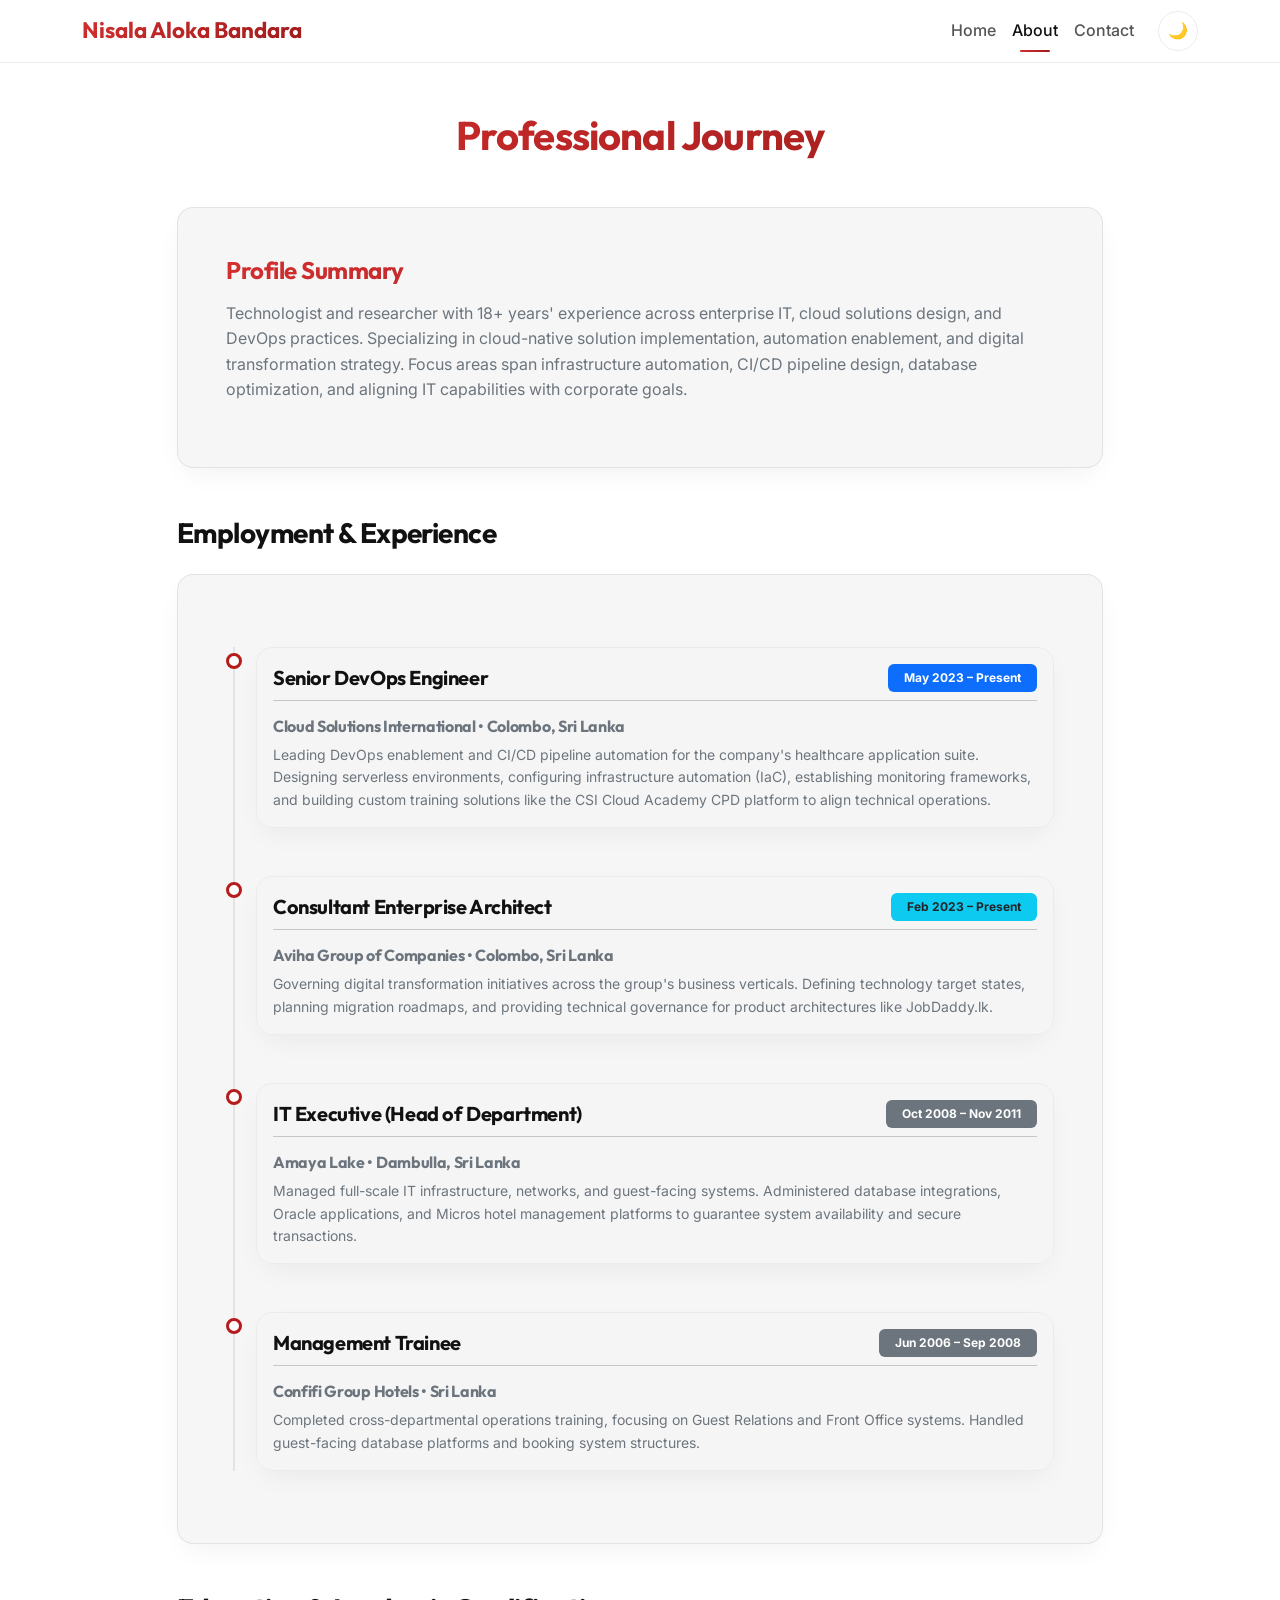
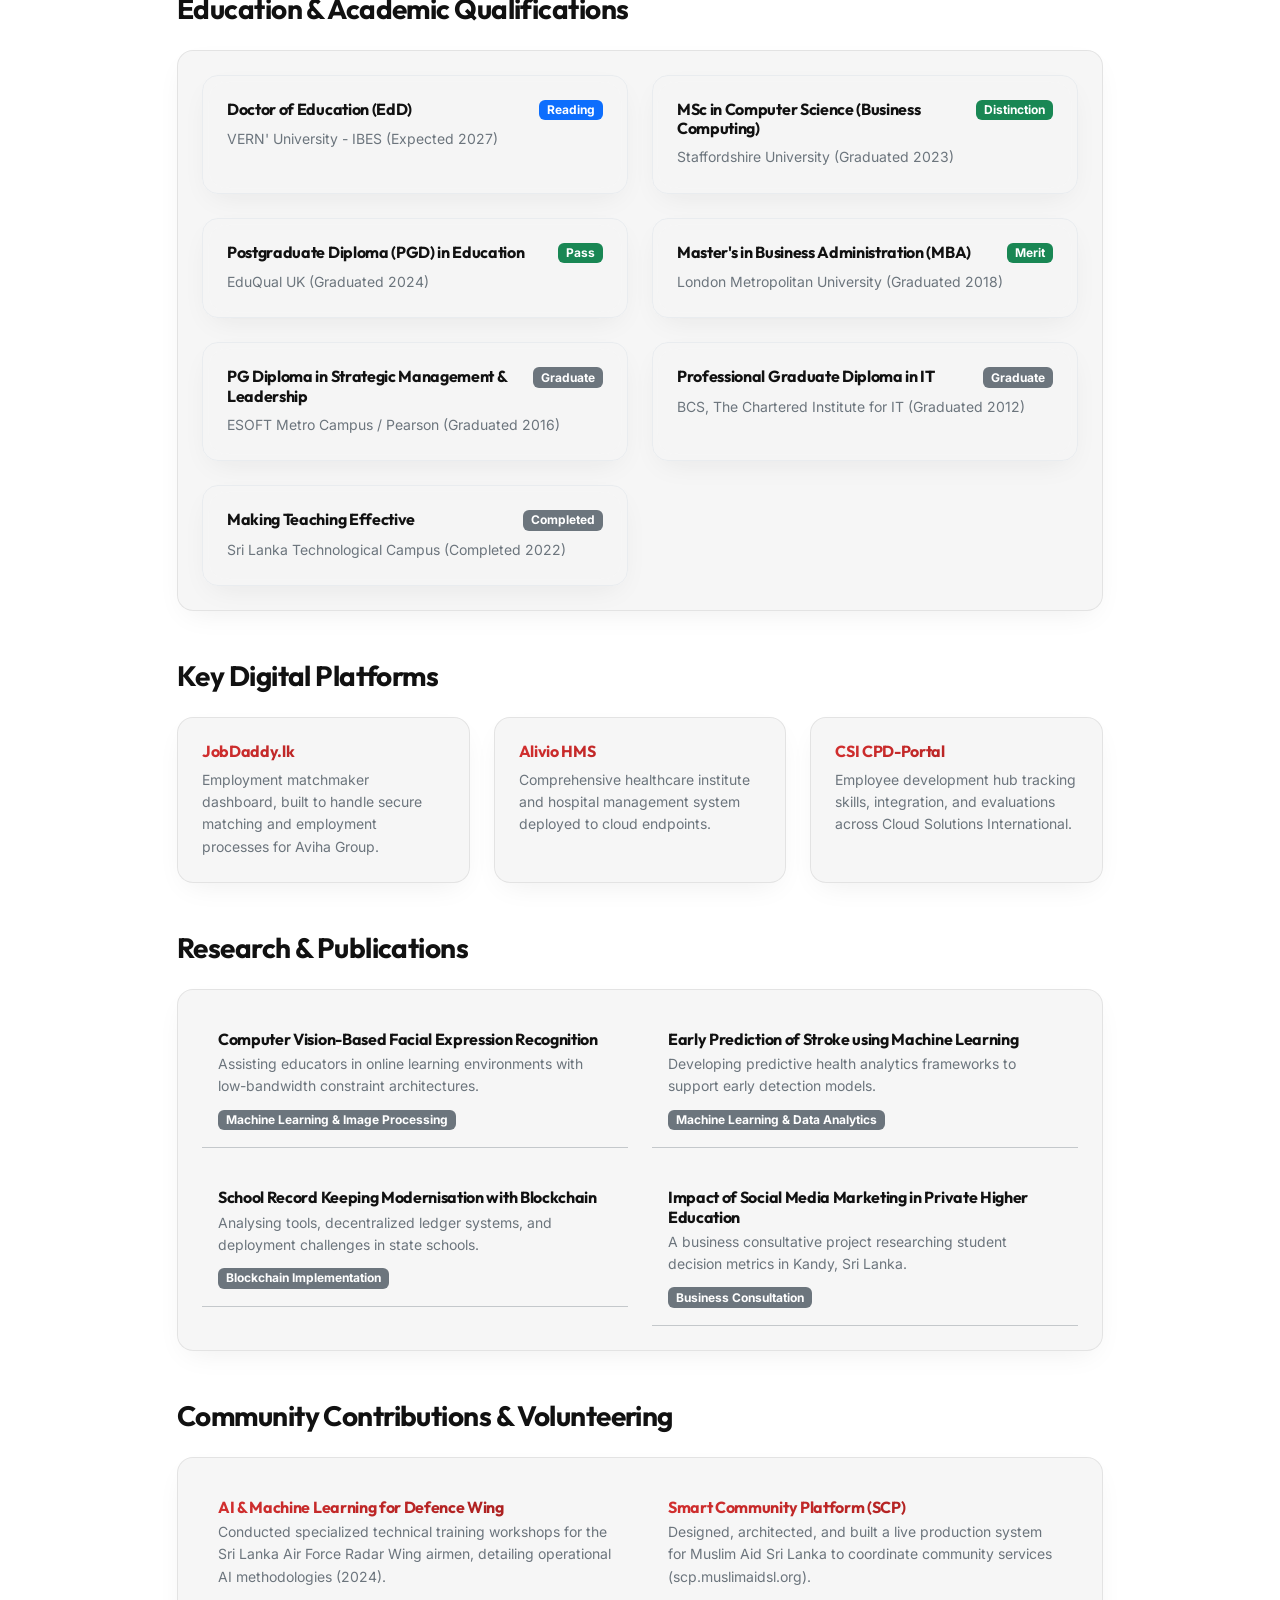
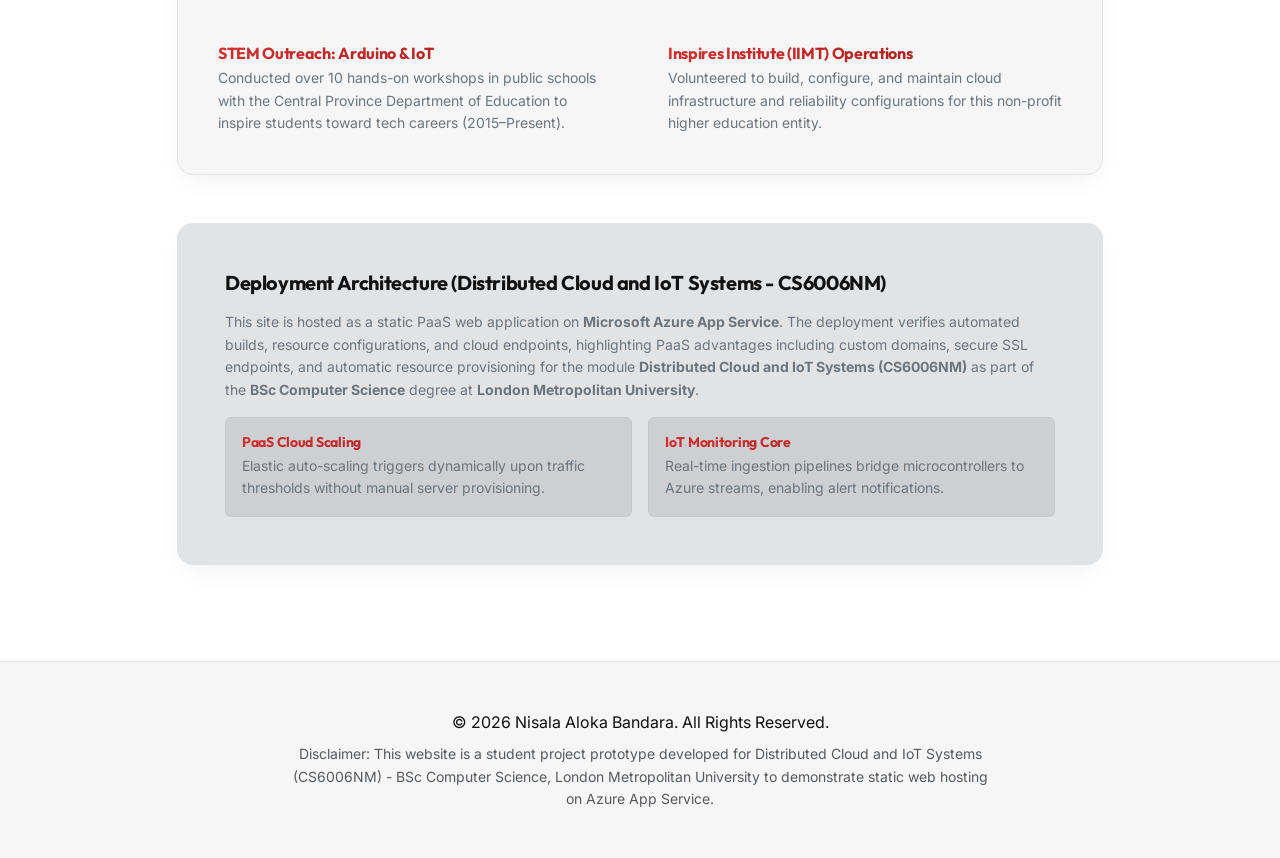
<file: about.html>
<!DOCTYPE html>
<html lang="en" data-theme="light">
<head>
  <meta charset="UTF-8">
  <meta name="viewport" content="width=device-width, initial-scale=1.0">
  <title>About - Nisala Aloka Bandara Portfolio</title>
  <link href="https://cdn.jsdelivr.net/npm/bootstrap@5.3.3/dist/css/bootstrap.min.css" rel="stylesheet">
  <link rel="stylesheet" href="style.css">
</head>
<body>

  <nav class="navbar navbar-expand-lg navbar-dark navbar-custom sticky-top">
    <div class="container">
      <a class="navbar-brand navbar-brand-custom fw-bold text-gradient" href="index.html">Nisala Aloka Bandara</a>
      <button class="navbar-toggler" type="button" data-bs-toggle="collapse" data-bs-target="#navbarNav" aria-controls="navbarNav" aria-expanded="false" aria-label="Toggle navigation">
        <span class="navbar-toggler-icon"></span>
      </button>
      <div class="collapse navbar-collapse" id="navbarNav">
        <ul class="navbar-nav ms-auto align-items-center">
          <li class="nav-item">
            <a class="nav-link nav-link-custom" href="index.html">Home</a>
          </li>
          <li class="nav-item">
            <a class="nav-link nav-link-custom active" aria-current="page" href="about.html">About</a>
          </li>
          <li class="nav-item">
            <a class="nav-link nav-link-custom" href="contact.html">Contact</a>
          </li>
          <li class="nav-item ms-lg-3">
            <button class="theme-toggle-btn" id="themeToggle" title="Toggle Theme">☀️</button>
          </li>
        </ul>
      </div>
    </div>
  </nav>

  <main class="container my-5">
    <div class="row justify-content-center">
      <div class="col-lg-10">
        
        <h1 class="text-center mb-5 fw-bold text-gradient">Professional Journey</h1>
        
        <div class="glass-panel p-4 p-md-5 mb-5">
          <h2 class="h4 text-gradient fw-bold mb-3">Profile Summary</h2>
          <p class="text-secondary leading-relaxed">
            Technologist and researcher with 18+ years' experience across enterprise IT, cloud solutions design, and DevOps practices. Specializing in cloud-native solution implementation, automation enablement, and digital transformation strategy. Focus areas span infrastructure automation, CI/CD pipeline design, database optimization, and aligning IT capabilities with corporate goals.
          </p>
        </div>

        <h2 class="h3 fw-bold mb-4">Employment & Experience</h2>
        <div class="glass-panel p-4 p-md-5 mb-5">
          <div class="timeline">
            
            <div class="timeline-item">
              <div class="timeline-marker"></div>
              <div class="timeline-content glass-panel p-3 border-light-subtle">
                <div class="d-flex justify-content-between flex-wrap align-items-center border-bottom border-secondary-subtle pb-2 mb-3">
                  <h3 class="h5 fw-bold mb-0">Senior DevOps Engineer</h3>
                  <span class="badge bg-primary px-3 py-2">May 2023 – Present</span>
                </div>
                <h4 class="h6 text-secondary fw-bold">Cloud Solutions International &bull; Colombo, Sri Lanka</h4>
                <p class="text-secondary small mb-0 mt-2">
                  Leading DevOps enablement and CI/CD pipeline automation for the company's healthcare application suite. Designing serverless environments, configuring infrastructure automation (IaC), establishing monitoring frameworks, and building custom training solutions like the CSI Cloud Academy CPD platform to align technical operations.
                </p>
              </div>
            </div>

            <div class="timeline-item">
              <div class="timeline-marker"></div>
              <div class="timeline-content glass-panel p-3 border-light-subtle">
                <div class="d-flex justify-content-between flex-wrap align-items-center border-bottom border-secondary-subtle pb-2 mb-3">
                  <h3 class="h5 fw-bold mb-0">Consultant Enterprise Architect</h3>
                  <span class="badge bg-info text-dark px-3 py-2">Feb 2023 – Present</span>
                </div>
                <h4 class="h6 text-secondary fw-bold">Aviha Group of Companies &bull; Colombo, Sri Lanka</h4>
                <p class="text-secondary small mb-0 mt-2">
                  Governing digital transformation initiatives across the group's business verticals. Defining technology target states, planning migration roadmaps, and providing technical governance for product architectures like JobDaddy.lk.
                </p>
              </div>
            </div>

            <div class="timeline-item">
              <div class="timeline-marker"></div>
              <div class="timeline-content glass-panel p-3 border-light-subtle">
                <div class="d-flex justify-content-between flex-wrap align-items-center border-bottom border-secondary-subtle pb-2 mb-3">
                  <h3 class="h5 fw-bold mb-0">IT Executive (Head of Department)</h3>
                  <span class="badge bg-secondary px-3 py-2">Oct 2008 – Nov 2011</span>
                </div>
                <h4 class="h6 text-secondary fw-bold">Amaya Lake &bull; Dambulla, Sri Lanka</h4>
                <p class="text-secondary small mb-0 mt-2">
                  Managed full-scale IT infrastructure, networks, and guest-facing systems. Administered database integrations, Oracle applications, and Micros hotel management platforms to guarantee system availability and secure transactions.
                </p>
              </div>
            </div>

            <div class="timeline-item">
              <div class="timeline-marker"></div>
              <div class="timeline-content glass-panel p-3 border-light-subtle">
                <div class="d-flex justify-content-between flex-wrap align-items-center border-bottom border-secondary-subtle pb-2 mb-3">
                  <h3 class="h5 fw-bold mb-0">Management Trainee</h3>
                  <span class="badge bg-secondary px-3 py-2">Jun 2006 – Sep 2008</span>
                </div>
                <h4 class="h6 text-secondary fw-bold">Confifi Group Hotels &bull; Sri Lanka</h4>
                <p class="text-secondary small mb-0 mt-2">
                  Completed cross-departmental operations training, focusing on Guest Relations and Front Office systems. Handled guest-facing database platforms and booking system structures.
                </p>
              </div>
            </div>

          </div>
        </div>

        <h2 class="h3 fw-bold mb-4">Education & Academic Qualifications</h2>
        <div class="glass-panel p-4 mb-5">
          <div class="row g-4">
            <div class="col-md-6">
              <div class="glass-panel p-4 h-100 border-light-subtle">
                <div class="d-flex justify-content-between align-items-start mb-2">
                  <h4 class="h6 fw-bold mb-0">Doctor of Education (EdD)</h4>
                  <span class="badge bg-primary">Reading</span>
                </div>
                <p class="small text-secondary mb-0">VERN' University - IBES (Expected 2027)</p>
              </div>
            </div>
            <div class="col-md-6">
              <div class="glass-panel p-4 h-100 border-light-subtle">
                <div class="d-flex justify-content-between align-items-start mb-2">
                  <h4 class="h6 fw-bold mb-0">MSc in Computer Science (Business Computing)</h4>
                  <span class="badge bg-success">Distinction</span>
                </div>
                <p class="small text-secondary mb-0">Staffordshire University (Graduated 2023)</p>
              </div>
            </div>
            <div class="col-md-6">
              <div class="glass-panel p-4 h-100 border-light-subtle">
                <div class="d-flex justify-content-between align-items-start mb-2">
                  <h4 class="h6 fw-bold mb-0">Postgraduate Diploma (PGD) in Education</h4>
                  <span class="badge bg-success">Pass</span>
                </div>
                <p class="small text-secondary mb-0">EduQual UK (Graduated 2024)</p>
              </div>
            </div>
            <div class="col-md-6">
              <div class="glass-panel p-4 h-100 border-light-subtle">
                <div class="d-flex justify-content-between align-items-start mb-2">
                  <h4 class="h6 fw-bold mb-0">Master's in Business Administration (MBA)</h4>
                  <span class="badge bg-success">Merit</span>
                </div>
                <p class="small text-secondary mb-0">London Metropolitan University (Graduated 2018)</p>
              </div>
            </div>
            <div class="col-md-6">
              <div class="glass-panel p-4 h-100 border-light-subtle">
                <div class="d-flex justify-content-between align-items-start mb-2">
                  <h4 class="h6 fw-bold mb-0">PG Diploma in Strategic Management & Leadership</h4>
                  <span class="badge bg-secondary">Graduate</span>
                </div>
                <p class="small text-secondary mb-0">ESOFT Metro Campus / Pearson (Graduated 2016)</p>
              </div>
            </div>
            <div class="col-md-6">
              <div class="glass-panel p-4 h-100 border-light-subtle">
                <div class="d-flex justify-content-between align-items-start mb-2">
                  <h4 class="h6 fw-bold mb-0">Professional Graduate Diploma in IT</h4>
                  <span class="badge bg-secondary">Graduate</span>
                </div>
                <p class="small text-secondary mb-0">BCS, The Chartered Institute for IT (Graduated 2012)</p>
              </div>
            </div>
            <div class="col-md-6">
              <div class="glass-panel p-4 h-100 border-light-subtle">
                <div class="d-flex justify-content-between align-items-start mb-2">
                  <h4 class="h6 fw-bold mb-0">Making Teaching Effective</h4>
                  <span class="badge bg-secondary">Completed</span>
                </div>
                <p class="small text-secondary mb-0">Sri Lanka Technological Campus (Completed 2022)</p>
              </div>
            </div>
          </div>
        </div>

        <h2 class="h3 fw-bold mb-4">Key Digital Platforms</h2>
        <div class="row g-4 mb-5">
          <div class="col-md-4">
            <div class="glass-panel p-4 h-100">
              <h3 class="h6 fw-bold text-gradient mb-2">JobDaddy.lk</h3>
              <p class="small text-secondary mb-0">Employment matchmaker dashboard, built to handle secure matching and employment processes for Aviha Group.</p>
            </div>
          </div>
          <div class="col-md-4">
            <div class="glass-panel p-4 h-100">
              <h3 class="h6 fw-bold text-gradient mb-2">Alivio HMS</h3>
              <p class="small text-secondary mb-0">Comprehensive healthcare institute and hospital management system deployed to cloud endpoints.</p>
            </div>
          </div>
          <div class="col-md-4">
            <div class="glass-panel p-4 h-100">
              <h3 class="h6 fw-bold text-gradient mb-2">CSI CPD-Portal</h3>
              <p class="small text-secondary mb-0">Employee development hub tracking skills, integration, and evaluations across Cloud Solutions International.</p>
            </div>
          </div>
        </div>

        <h2 class="h3 fw-bold mb-4">Research & Publications</h2>
        <div class="glass-panel p-4 mb-5">
          <div class="row g-4">
            <div class="col-md-6">
              <div class="p-3 border-bottom border-secondary-subtle">
                <h4 class="h6 fw-bold mb-1">Computer Vision-Based Facial Expression Recognition</h4>
                <p class="small text-secondary mb-2">Assisting educators in online learning environments with low-bandwidth constraint architectures.</p>
                <span class="badge bg-secondary">Machine Learning & Image Processing</span>
              </div>
            </div>
            <div class="col-md-6">
              <div class="p-3 border-bottom border-secondary-subtle">
                <h4 class="h6 fw-bold mb-1">Early Prediction of Stroke using Machine Learning</h4>
                <p class="small text-secondary mb-2">Developing predictive health analytics frameworks to support early detection models.</p>
                <span class="badge bg-secondary">Machine Learning & Data Analytics</span>
              </div>
            </div>
            <div class="col-md-6">
              <div class="p-3 border-bottom border-secondary-subtle">
                <h4 class="h6 fw-bold mb-1">School Record Keeping Modernisation with Blockchain</h4>
                <p class="small text-secondary mb-2">Analysing tools, decentralized ledger systems, and deployment challenges in state schools.</p>
                <span class="badge bg-secondary">Blockchain Implementation</span>
              </div>
            </div>
            <div class="col-md-6">
              <div class="p-3 border-bottom border-secondary-subtle">
                <h4 class="h6 fw-bold mb-1">Impact of Social Media Marketing in Private Higher Education</h4>
                <p class="small text-secondary mb-2">A business consultative project researching student decision metrics in Kandy, Sri Lanka.</p>
                <span class="badge bg-secondary">Business Consultation</span>
              </div>
            </div>
          </div>
        </div>

        <h2 class="h3 fw-bold mb-4">Community Contributions & Volunteering</h2>
        <div class="glass-panel p-4 mb-5">
          <div class="row g-4">
            <div class="col-md-6">
              <div class="p-3">
                <h4 class="h6 fw-bold text-gradient mb-1">AI & Machine Learning for Defence Wing</h4>
                <p class="small text-secondary mb-0">Conducted specialized technical training workshops for the Sri Lanka Air Force Radar Wing airmen, detailing operational AI methodologies (2024).</p>
              </div>
            </div>
            <div class="col-md-6">
              <div class="p-3">
                <h4 class="h6 fw-bold text-gradient mb-1">Smart Community Platform (SCP)</h4>
                <p class="small text-secondary mb-0">Designed, architected, and built a live production system for Muslim Aid Sri Lanka to coordinate community services (scp.muslimaidsl.org).</p>
              </div>
            </div>
            <div class="col-md-6">
              <div class="p-3">
                <h4 class="h6 fw-bold text-gradient mb-1">STEM Outreach: Arduino & IoT</h4>
                <p class="small text-secondary mb-0">Conducted over 10 hands-on workshops in public schools with the Central Province Department of Education to inspire students toward tech careers (2015–Present).</p>
              </div>
            </div>
            <div class="col-md-6">
              <div class="p-3">
                <h4 class="h6 fw-bold text-gradient mb-1">Inspires Institute (IIMT) Operations</h4>
                <p class="small text-secondary mb-0">Volunteered to build, configure, and maintain cloud infrastructure and reliability configurations for this non-profit higher education entity.</p>
              </div>
            </div>
          </div>
        </div>

        <div class="glass-panel p-4 p-md-5 bg-secondary-subtle border-0">
          <h2 class="h5 fw-bold mb-3">Deployment Architecture (Distributed Cloud and IoT Systems - CS6006NM)</h2>
          <p class="small text-secondary mb-3">
            This site is hosted as a static PaaS web application on <strong>Microsoft Azure App Service</strong>. The deployment verifies automated builds, resource configurations, and cloud endpoints, highlighting PaaS advantages including custom domains, secure SSL endpoints, and automatic resource provisioning for the module <strong>Distributed Cloud and IoT Systems (CS6006NM)</strong> as part of the <strong>BSc Computer Science</strong> degree at <strong>London Metropolitan University</strong>.
          </p>
          <div class="row g-3">
            <div class="col-sm-6">
              <div class="p-3 bg-opacity-10 bg-dark rounded border border-secondary-subtle">
                <h4 class="small fw-bold text-gradient mb-1">PaaS Cloud Scaling</h4>
                <p class="small text-secondary mb-0">Elastic auto-scaling triggers dynamically upon traffic thresholds without manual server provisioning.</p>
              </div>
            </div>
            <div class="col-sm-6">
              <div class="p-3 bg-opacity-10 bg-dark rounded border border-secondary-subtle">
                <h4 class="small fw-bold text-gradient mb-1">IoT Monitoring Core</h4>
                <p class="small text-secondary mb-0">Real-time ingestion pipelines bridge microcontrollers to Azure streams, enabling alert notifications.</p>
              </div>
            </div>
          </div>
        </div>

      </div>
    </div>
  </main>

  <footer class="text-center">
    <div class="container">
      <p class="mb-2">&copy; 2026 Nisala Aloka Bandara. All Rights Reserved.</p>
      <p class="small text-muted mb-0 mx-auto" style="max-width: 700px;">
        Disclaimer: This website is a student project prototype developed for Distributed Cloud and IoT Systems (CS6006NM) - BSc Computer Science, London Metropolitan University to demonstrate static web hosting on Azure App Service.
      </p>
    </div>
  </footer>

  <script src="https://cdn.jsdelivr.net/npm/bootstrap@5.3.3/dist/js/bootstrap.bundle.min.js"></script>
  <script src="script.js"></script>
</body>
</html>
</file>
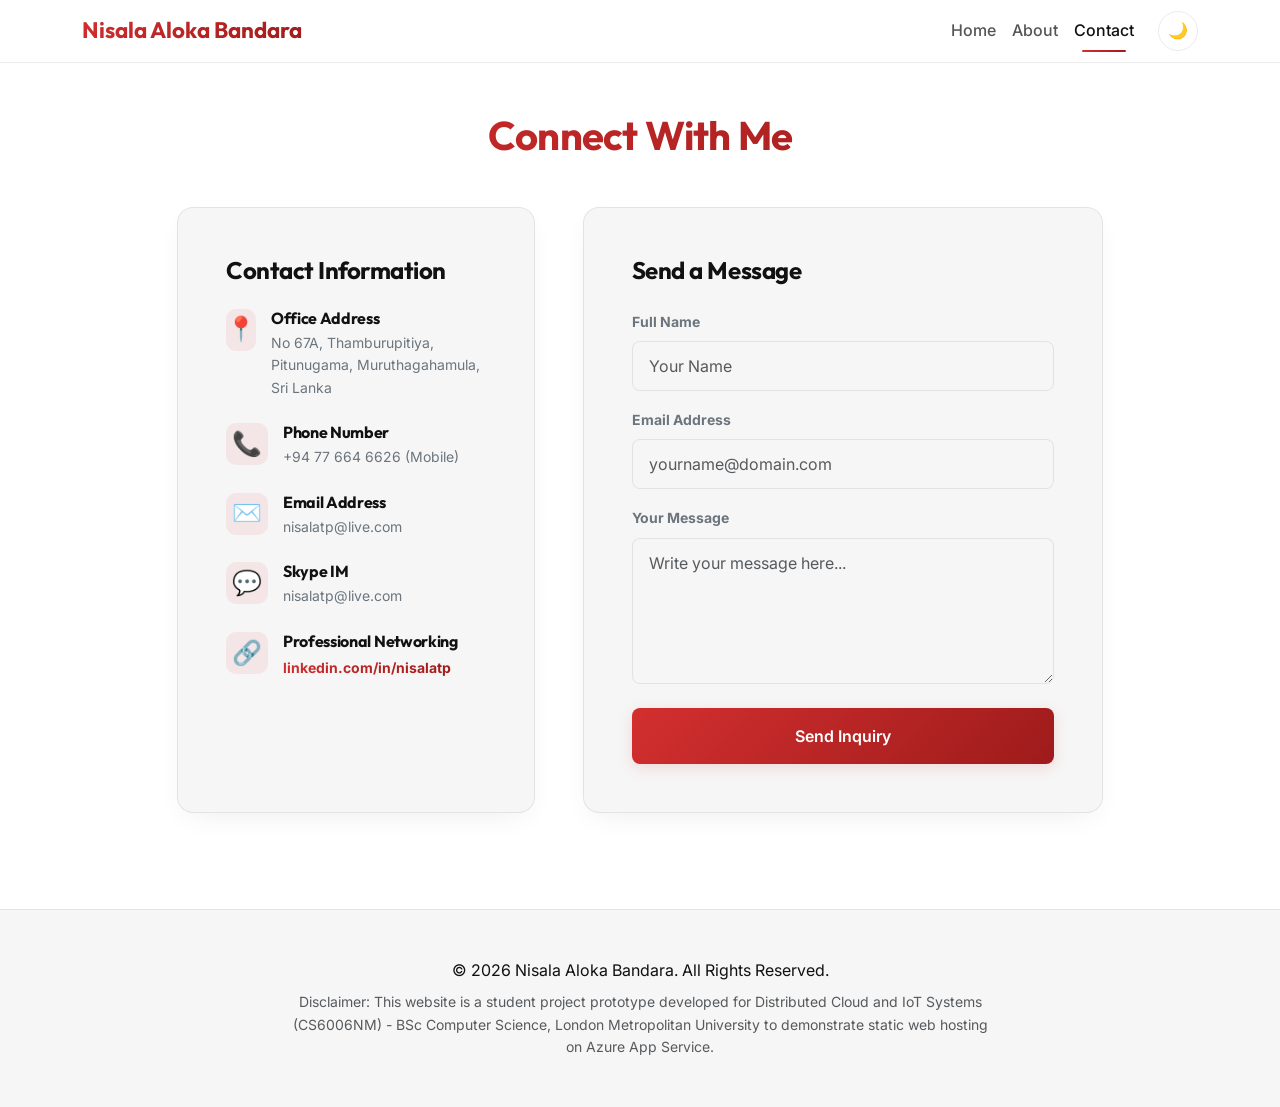
<file: contact.html>
<!DOCTYPE html>
<html lang="en" data-theme="light">
<head>
  <meta charset="UTF-8">
  <meta name="viewport" content="width=device-width, initial-scale=1.0">
  <title>Contact - Nisala Aloka Bandara Portfolio</title>
  <link href="https://cdn.jsdelivr.net/npm/bootstrap@5.3.3/dist/css/bootstrap.min.css" rel="stylesheet">
  <link rel="stylesheet" href="style.css">
</head>
<body>

  <nav class="navbar navbar-expand-lg navbar-dark navbar-custom sticky-top">
    <div class="container">
      <a class="navbar-brand navbar-brand-custom fw-bold text-gradient" href="index.html">Nisala Aloka Bandara</a>
      <button class="navbar-toggler" type="button" data-bs-toggle="collapse" data-bs-target="#navbarNav" aria-controls="navbarNav" aria-expanded="false" aria-label="Toggle navigation">
        <span class="navbar-toggler-icon"></span>
      </button>
      <div class="collapse navbar-collapse" id="navbarNav">
        <ul class="navbar-nav ms-auto align-items-center">
          <li class="nav-item">
            <a class="nav-link nav-link-custom" href="index.html">Home</a>
          </li>
          <li class="nav-item">
            <a class="nav-link nav-link-custom" href="about.html">About</a>
          </li>
          <li class="nav-item">
            <a class="nav-link nav-link-custom active" aria-current="page" href="contact.html">Contact</a>
          </li>
          <li class="nav-item ms-lg-3">
            <button class="theme-toggle-btn" id="themeToggle" title="Toggle Theme">☀️</button>
          </li>
        </ul>
      </div>
    </div>
  </nav>

  <main class="container my-5">
    <div class="row justify-content-center">
      <div class="col-lg-10">
        
        <h1 class="text-center mb-5 fw-bold text-gradient">Connect With Me</h1>

        <div class="row g-5">
          <div class="col-lg-5">
            <div class="glass-panel p-4 p-md-5 h-100">
              <h2 class="h4 fw-bold mb-4">Contact Information</h2>
              
              <div class="contact-item">
                <div class="contact-icon">📍</div>
                <div>
                  <h3 class="h6 fw-bold mb-1">Office Address</h3>
                  <p class="text-secondary small mb-0">No 67A, Thamburupitiya, Pitunugama, Muruthagahamula, Sri Lanka</p>
                </div>
              </div>

              <div class="contact-item">
                <div class="contact-icon">📞</div>
                <div>
                  <h3 class="h6 fw-bold mb-1">Phone Number</h3>
                  <p class="text-secondary small mb-0">+94 77 664 6626 (Mobile)</p>
                </div>
              </div>

              <div class="contact-item">
                <div class="contact-icon">✉️</div>
                <div>
                  <h3 class="h6 fw-bold mb-1">Email Address</h3>
                  <p class="text-secondary small mb-0">nisalatp@live.com</p>
                </div>
              </div>

              <div class="contact-item">
                <div class="contact-icon">💬</div>
                <div>
                  <h3 class="h6 fw-bold mb-1">Skype IM</h3>
                  <p class="text-secondary small mb-0">nisalatp@live.com</p>
                </div>
              </div>

              <div class="contact-item">
                <div class="contact-icon">🔗</div>
                <div>
                  <h3 class="h6 fw-bold mb-1">Professional Networking</h3>
                  <p class="mb-0">
                    <a href="https://linkedin.com/in/nisalatp" target="_blank" rel="noopener" class="text-gradient fw-bold text-decoration-none small">linkedin.com/in/nisalatp</a>
                  </p>
                </div>
              </div>

            </div>
          </div>

          <div class="col-lg-7">
            <div class="glass-panel p-4 p-md-5 h-100">
              <h2 class="h4 fw-bold mb-4">Send a Message</h2>
              
              <div id="alertContainer" class="alert d-none mb-4" role="alert"></div>

              <form id="contactForm">
                <div class="mb-3">
                  <label for="contactName" class="form-label small fw-bold text-secondary">Full Name</label>
                  <input type="text" class="form-control form-control-custom" id="contactName" placeholder="Your Name" required>
                </div>
                <div class="mb-3">
                  <label for="contactEmail" class="form-label small fw-bold text-secondary">Email Address</label>
                  <input type="email" class="form-control form-control-custom" id="contactEmail" placeholder="yourname@domain.com" required>
                </div>
                <div class="mb-4">
                  <label for="contactMessage" class="form-label small fw-bold text-secondary">Your Message</label>
                  <textarea class="form-control form-control-custom" id="contactMessage" rows="5" placeholder="Write your message here..." required></textarea>
                </div>
                <button type="submit" class="btn btn-gradient w-100 py-3 rounded-3">Send Inquiry</button>
              </form>
            </div>
          </div>
        </div>

      </div>
    </div>
  </main>

  <footer class="text-center">
    <div class="container">
      <p class="mb-2">&copy; 2026 Nisala Aloka Bandara. All Rights Reserved.</p>
      <p class="small text-muted mb-0 mx-auto" style="max-width: 700px;">
        Disclaimer: This website is a student project prototype developed for Distributed Cloud and IoT Systems (CS6006NM) - BSc Computer Science, London Metropolitan University to demonstrate static web hosting on Azure App Service.
      </p>
    </div>
  </footer>

  <script src="https://cdn.jsdelivr.net/npm/bootstrap@5.3.3/dist/js/bootstrap.bundle.min.js"></script>
  <script src="script.js"></script>
</body>
</html>
</file>
<file: style.css>
@import url('https://fonts.googleapis.com/css2?family=Inter:wght@300;400;500;600;700&family=Outfit:wght@300;400;500;600;700;800&family=Fira+Code:wght@400;500&display=swap');

:root {
  --bg-primary: #050505;
  --bg-secondary: #0c0c0c;
  --bg-card: rgba(18, 18, 18, 0.85);
  --bg-terminal: #020202;
  --border-color: rgba(255, 255, 255, 0.08);
  --border-glow: rgba(255, 59, 48, 0.2);
  --border-hover: rgba(255, 59, 48, 0.35);
  --text-primary: #ffffff;
  --text-secondary: #a0a0a0;
  --accent-primary: #ff3b30;
  --accent-secondary: #ff453a;
  --accent-gradient: linear-gradient(135deg, #ff3b30 0%, #b30000 100%);
  --accent-tint: rgba(255, 59, 48, 0.08);
  --success-color: #10b981;
  --warning-color: #f59e0b;
  --danger-color: #ff3b30;
  --card-shadow: 0 10px 30px -10px rgba(0, 0, 0, 0.8);
  --nav-bg: rgba(5, 5, 5, 0.85);
  --font-sans: 'Inter', sans-serif;
  --font-heading: 'Outfit', sans-serif;
  --font-mono: 'Fira Code', monospace;
  --transition-speed: 0.3s;
}

[data-theme="light"] {
  --bg-primary: #ffffff;
  --bg-secondary: #f6f6f6;
  --bg-card: rgba(245, 245, 245, 0.9);
  --bg-terminal: #111111;
  --border-color: rgba(0, 0, 0, 0.08);
  --border-glow: rgba(211, 47, 47, 0.15);
  --border-hover: rgba(211, 47, 47, 0.35);
  --text-primary: #111111;
  --text-secondary: #555555;
  --accent-primary: #d32f2f;
  --accent-secondary: #b71c1c;
  --accent-gradient: linear-gradient(135deg, #d32f2f 0%, #9e1b1b 100%);
  --accent-tint: rgba(211, 47, 47, 0.08);
  --card-shadow: 0 10px 30px -10px rgba(0, 0, 0, 0.08);
  --nav-bg: rgba(255, 255, 255, 0.85);
}

body {
  font-family: var(--font-sans);
  background-color: var(--bg-primary);
  color: var(--text-primary);
  transition: background-color var(--transition-speed), color var(--transition-speed);
  margin: 0;
  padding: 0;
  overflow-x: hidden;
  line-height: 1.6;
}

h1, h2, h3, h4, h5, h6 {
  font-family: var(--font-heading);
  font-weight: 700;
  letter-spacing: -0.02em;
}

.text-gradient {
  background: var(--accent-gradient);
  -webkit-background-clip: text;
  -webkit-text-fill-color: transparent;
  background-clip: text;
}

.glass-panel {
  background: var(--bg-card);
  backdrop-filter: blur(12px) saturate(180%);
  -webkit-backdrop-filter: blur(12px) saturate(180%);
  border: 1px solid var(--border-color);
  border-radius: 16px;
  box-shadow: var(--card-shadow);
  transition: transform var(--transition-speed) ease, box-shadow var(--transition-speed) ease, border-color var(--transition-speed) ease;
}

.glass-panel:hover {
  border-color: var(--border-hover);
  box-shadow: 0 15px 35px -10px var(--border-glow);
}

.navbar-custom {
  background-color: var(--nav-bg) !important;
  backdrop-filter: blur(12px);
  -webkit-backdrop-filter: blur(12px);
  border-bottom: 1px solid var(--border-color);
  transition: background-color var(--transition-speed);
}

.navbar-brand-custom {
  font-family: var(--font-heading);
  font-size: 1.4rem;
}

.nav-link-custom {
  font-family: var(--font-sans);
  font-weight: 500;
  color: var(--text-secondary) !important;
  transition: color var(--transition-speed);
  position: relative;
  padding: 0.5rem 1rem;
}

.nav-link-custom:hover, .nav-link-custom.active {
  color: var(--text-primary) !important;
}

.nav-link-custom.active::after {
  content: '';
  position: absolute;
  bottom: 0;
  left: 1rem;
  right: 1rem;
  height: 2px;
  background: var(--accent-gradient);
  border-radius: 2px;
}

.theme-toggle-btn {
  background: none;
  border: 1px solid var(--border-color);
  color: var(--text-primary);
  width: 40px;
  height: 40px;
  border-radius: 50%;
  cursor: pointer;
  display: flex;
  align-items: center;
  justify-content: center;
  transition: all var(--transition-speed);
}

.theme-toggle-btn:hover {
  background-color: var(--bg-secondary);
  border-color: var(--text-primary);
  transform: rotate(15deg);
}

.hero-card {
  padding: 3rem;
  margin-top: 2rem;
  text-align: left;
}

@media (max-width: 768px) {
  .hero-card {
    padding: 2rem 1.5rem;
    text-align: center;
  }
}

.profile-photo {
  width: 280px;
  height: 280px;
  object-fit: cover;
  border-radius: 50%;
  border: 4px solid var(--border-color);
  box-shadow: 0 10px 30px rgba(0, 0, 0, 0.15);
  transition: transform 0.5s cubic-bezier(0.165, 0.84, 0.44, 1), border-color 0.3s ease, box-shadow 0.3s ease;
}

.profile-photo:hover {
  transform: scale(1.05);
  border-color: var(--accent-primary);
  box-shadow: 0 15px 35px var(--btn-shadow);
}

.profile-image-container {
  display: inline-block;
  position: relative;
  padding: 10px;
}

.profile-image-container::before {
  content: '';
  position: absolute;
  top: 50%;
  left: 50%;
  transform: translate(-50%, -50%);
  width: 290px;
  height: 290px;
  border-radius: 50%;
  background: radial-gradient(circle, rgba(255, 59, 48, 0.15) 0%, rgba(255, 59, 48, 0) 70%);
  z-index: -1;
  pointer-events: none;
}

.status-indicator {
  display: inline-flex;
  align-items: center;
  gap: 8px;
  font-size: 0.85rem;
  font-weight: 600;
  color: var(--success-color);
  background-color: rgba(16, 185, 129, 0.1);
  padding: 6px 12px;
  border-radius: 20px;
  border: 1px solid rgba(16, 185, 129, 0.2);
}

.status-dot {
  width: 8px;
  height: 8px;
  background-color: var(--success-color);
  border-radius: 50%;
  display: inline-block;
  position: relative;
}

.status-dot::after {
  content: '';
  width: 100%;
  height: 100%;
  background-color: var(--success-color);
  border-radius: 50%;
  position: absolute;
  top: 0;
  left: 0;
  animation: pulse 1.8s infinite;
}

@keyframes pulse {
  0% {
    transform: scale(1);
    opacity: 1;
  }
  100% {
    transform: scale(2.8);
    opacity: 0;
  }
}

.expert-card {
  padding: 2rem;
  height: 100%;
  display: flex;
  flex-direction: column;
  position: relative;
  overflow: hidden;
}

.expert-card::before {
  content: '';
  position: absolute;
  top: 0;
  left: 0;
  width: 4px;
  height: 100%;
  background: var(--accent-gradient);
  opacity: 0;
  transition: opacity var(--transition-speed);
}

.expert-card:hover {
  transform: translateY(-5px);
}

.expert-card:hover::before {
  opacity: 1;
}

.expert-icon {
  font-size: 2.2rem;
  background: var(--accent-gradient);
  -webkit-background-clip: text;
  -webkit-text-fill-color: transparent;
  background-clip: text;
  margin-bottom: 1rem;
}

.timeline {
  position: relative;
  padding-left: 30px;
  margin: 1.5rem 0;
}

.timeline::before {
  content: '';
  position: absolute;
  top: 0;
  bottom: 0;
  left: 7px;
  width: 2px;
  background: var(--border-color);
}

.timeline-item {
  position: relative;
  margin-bottom: 3rem;
}

.timeline-item:last-child {
  margin-bottom: 0;
}

.timeline-marker {
  position: absolute;
  top: 6px;
  left: -30px;
  width: 16px;
  height: 16px;
  border-radius: 50%;
  background: var(--bg-primary);
  border: 3px solid var(--accent-secondary);
  transition: transform var(--transition-speed);
}

.timeline-item:hover .timeline-marker {
  transform: scale(1.3);
  background: var(--accent-primary);
}

.timeline-content {
  padding: 1.5rem;
}

.timeline-date {
  font-family: var(--font-heading);
  font-size: 0.9rem;
  font-weight: 700;
  color: var(--accent-secondary);
  margin-bottom: 0.25rem;
}

.terminal-container {
  background-color: var(--bg-terminal);
  border: 1px solid var(--border-color);
  border-radius: 12px;
  box-shadow: 0 20px 40px rgba(0, 0, 0, 0.4);
  font-family: var(--font-mono);
  overflow: hidden;
  margin: 2rem 0;
}

.terminal-header {
  background-color: rgba(255, 255, 255, 0.03);
  border-bottom: 1px solid var(--border-color);
  padding: 10px 16px;
  display: flex;
  align-items: center;
  justify-content: space-between;
}

.terminal-buttons {
  display: flex;
  gap: 6px;
}

.terminal-btn {
  width: 12px;
  height: 12px;
  border-radius: 50%;
  display: inline-block;
}

.btn-close { background-color: #ff5f56; }
.btn-minimize { background-color: #ffbd2e; }
.btn-maximize { background-color: #27c93f; }

.terminal-title {
  color: var(--text-secondary);
  font-size: 0.8rem;
  font-weight: 500;
}

.terminal-body {
  padding: 20px;
  height: 320px;
  overflow-y: auto;
  font-size: 0.9rem;
  color: #a7f3d0;
  scrollbar-width: thin;
  scrollbar-color: var(--border-color) transparent;
}

.terminal-body::-webkit-scrollbar {
  width: 6px;
}
.terminal-body::-webkit-scrollbar-thumb {
  background-color: var(--border-color);
  border-radius: 3px;
}

.terminal-line {
  margin-bottom: 8px;
  line-height: 1.5;
  white-space: pre-wrap;
}

.terminal-prompt {
  color: var(--accent-primary);
  font-weight: bold;
}

.terminal-command {
  color: #ffffff;
}

.terminal-output {
  color: #94a3b8;
}

.terminal-success {
  color: #34d399;
}

.terminal-warning {
  color: #fbbf24;
}

.terminal-control-panel {
  background-color: rgba(255, 255, 255, 0.02);
  border-top: 1px solid var(--border-color);
  padding: 12px 16px;
  display: flex;
  gap: 10px;
  flex-wrap: wrap;
}

.terminal-action-btn {
  background-color: rgba(255, 59, 48, 0.1);
  color: var(--accent-secondary);
  border: 1px solid rgba(255, 59, 48, 0.2);
  padding: 6px 12px;
  font-size: 0.8rem;
  border-radius: 6px;
  cursor: pointer;
  font-family: var(--font-mono);
  transition: all var(--transition-speed);
}

.terminal-action-btn:hover {
  background-color: var(--accent-gradient);
  color: #ffffff;
  border-color: transparent;
  transform: translateY(-1px);
}

.tech-badge {
  display: inline-block;
  padding: 4px 10px;
  font-size: 0.75rem;
  font-weight: 600;
  border-radius: 6px;
  background-color: var(--bg-secondary);
  color: var(--text-secondary);
  border: 1px solid var(--border-color);
  margin-right: 6px;
  margin-bottom: 6px;
  transition: all var(--transition-speed);
}

.tech-badge:hover {
  color: var(--text-primary);
  border-color: var(--accent-secondary);
}

.contact-item {
  display: flex;
  align-items: flex-start;
  gap: 15px;
  margin-bottom: 1.5rem;
}

.contact-icon {
  font-size: 1.5rem;
  color: var(--accent-secondary);
  background-color: var(--accent-tint);
  width: 42px;
  height: 42px;
  display: flex;
  align-items: center;
  justify-content: center;
  border-radius: 10px;
}

.btn-gradient {
  background: var(--accent-gradient);
  color: #ffffff !important;
  font-weight: 600;
  border: none;
  border-radius: 8px;
  padding: 10px 24px;
  transition: all var(--transition-speed);
  box-shadow: 0 4px 15px var(--border-glow);
}

.btn-gradient:hover {
  transform: translateY(-2px);
  box-shadow: 0 8px 25px var(--border-glow);
}

.form-control-custom {
  background-color: var(--bg-secondary) !important;
  border: 1px solid var(--border-color) !important;
  color: var(--text-primary) !important;
  border-radius: 8px !important;
  padding: 12px 16px !important;
  transition: border-color var(--transition-speed), box-shadow var(--transition-speed) !important;
}

.form-control-custom:focus {
  border-color: var(--accent-secondary) !important;
  box-shadow: 0 0 0 3px var(--border-glow) !important;
}

footer {
  margin-top: 6rem;
  padding: 3rem 0;
  background-color: var(--bg-secondary);
  border-top: 1px solid var(--border-color);
}
</file>
